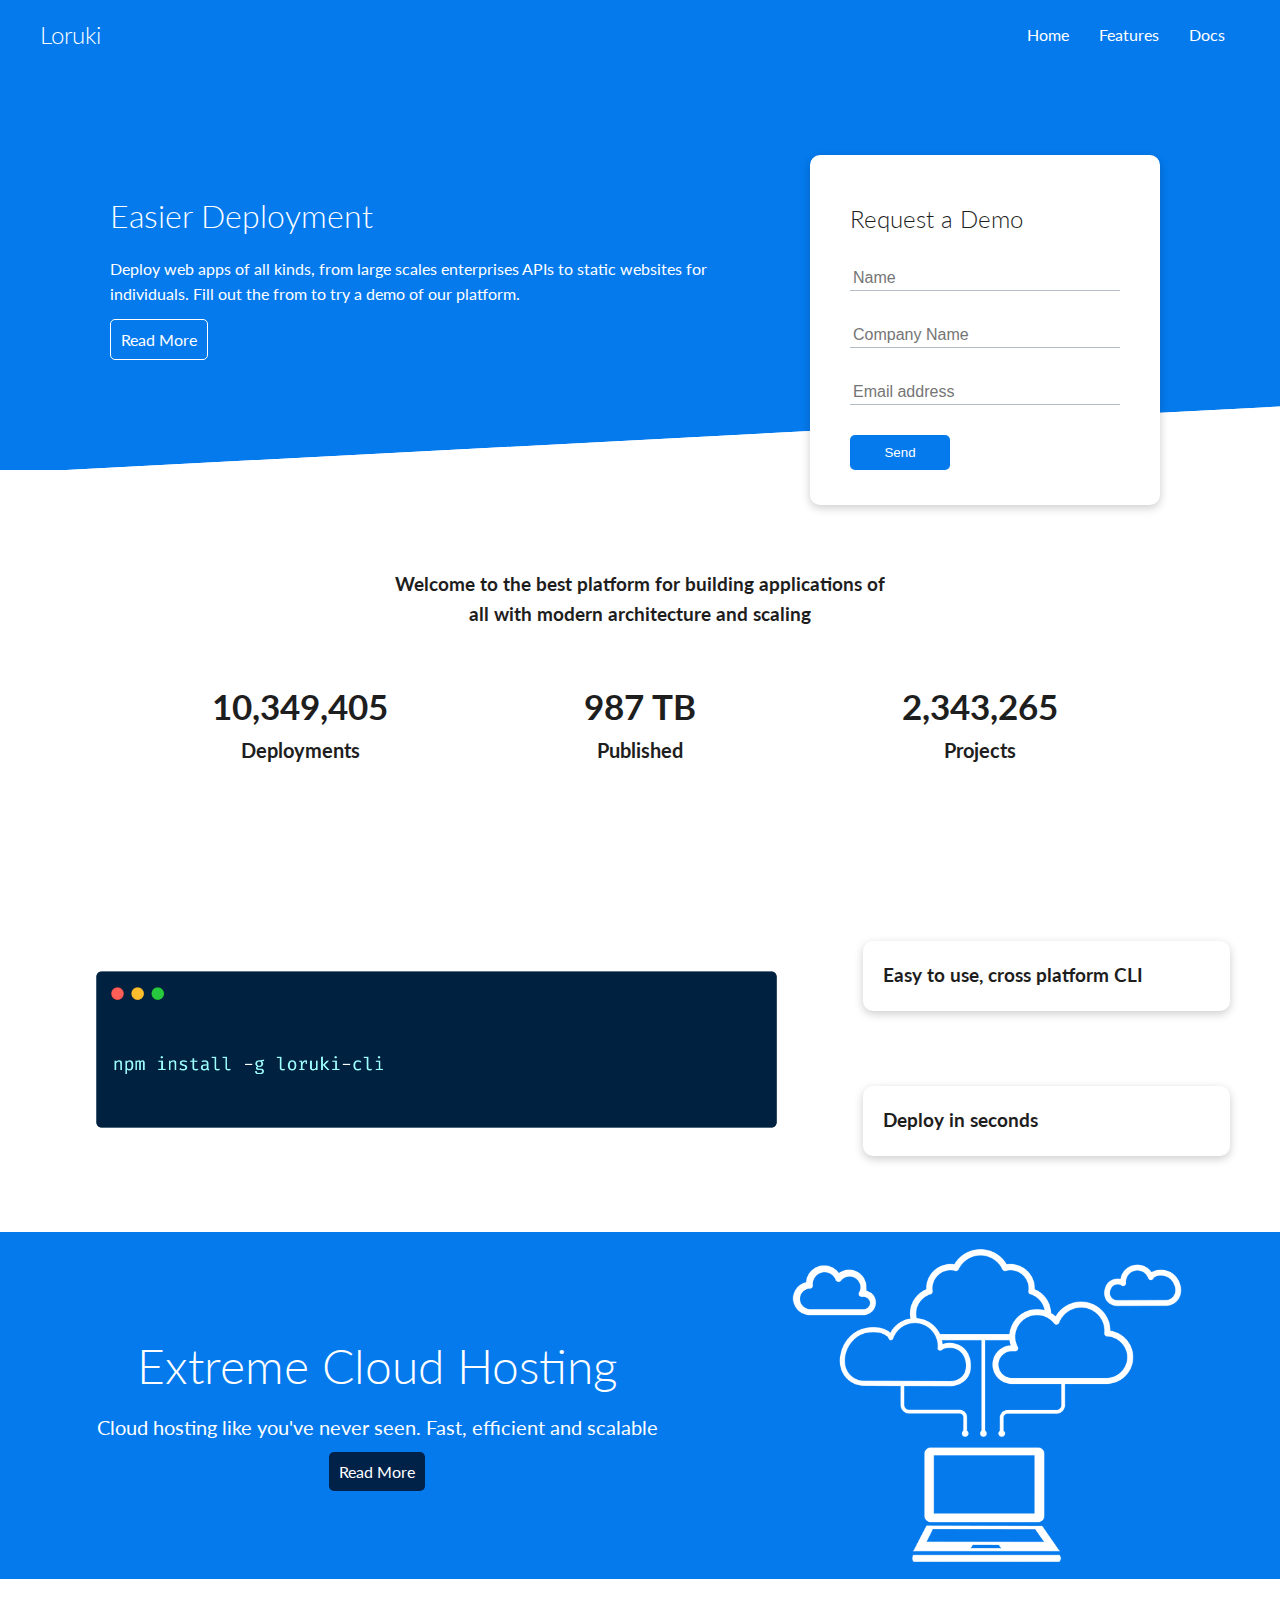
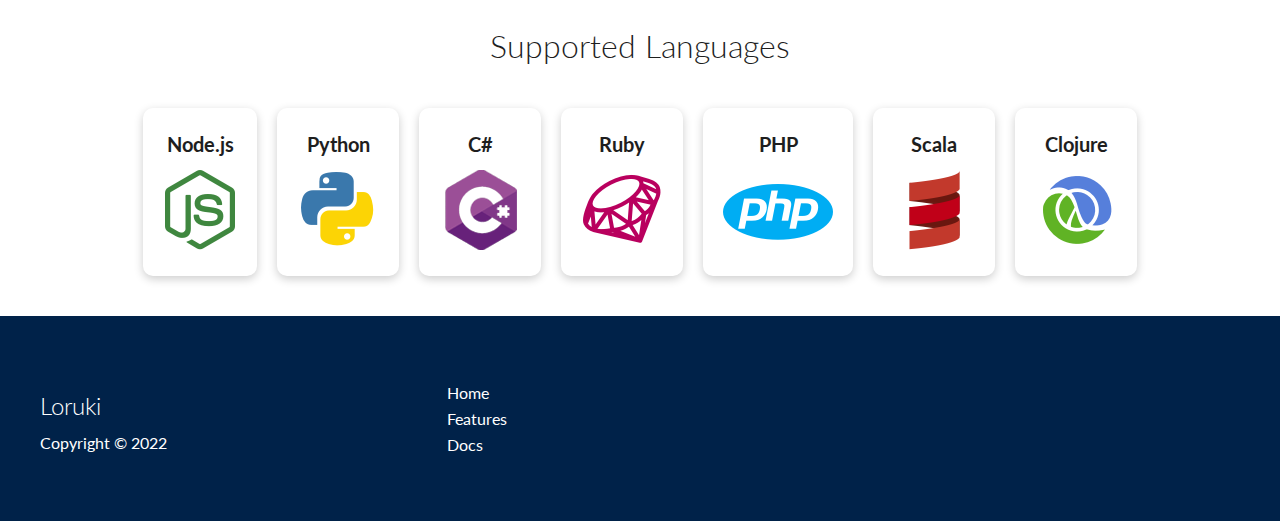
<file: index.html>
<!DOCTYPE html>
<html lang="en">
<head>
    <meta charset="UTF-8">
    <meta name="viewport" content="width=device-width, initial-scale=1.0">
    <title>Loruki - Web Hosting for Everyone</title>
    <link rel="stylesheet" href="https://cdnjs.cloudflare.com/ajax/libs/font-awesome/6.4.0/css/all.min.css"
     integrity="sha512-iecdLmaskl7CVkqkXNQ/ZH/XLlvWZOJyj7Yy7tcenmpD1ypASozpmT/E0iPtmFIB46ZmdtAc9eNBvH0H/ZpiBw==" crossorigin="anonymous" referrerpolicy="no-referrer" />
    <link rel="stylesheet" href="css/style.css">
</head>
<body>
    <div class="navbar">
        <div class="container flex">
            <h2 class="logo">Loruki</h2>
            <div class="nav">
                <ul>
                    <li> <a href="index.html">Home</a></li>
                    <li> <a href="features.html">Features</a></li>
                    <li> <a href="docs.html">Docs</a></li>
                </ul>
            </div>
        </div>
    </div>

    <!-- Hero -->
    <section class="hero">
        <div class="container grid">
            <div class="col-1">
               <h1>Easier Deployment</h1>
               <p>Deploy web apps of all kinds, from
                large scales enterprises APIs to static
                websites for individuals. Fill out the from to try a demo
                of our platform.</p>
                <a href="features.html" class="btn btn-outline">Read More</a>
            </div>
            <div class="col-2-form card">
                <h2>Request a Demo</h2>
                <form>
                    <div class="form-control">
                        <input type="text" name="name"
                          placeholder="Name" required>
                    </div>

                    <div class="form-control">
                        <input type="text" name="Name"
                          placeholder="Company Name" required>
                    </div>

                    <div class="form-control">
                        <input type="email" name="email"
                          placeholder="Email address" required>
                    </div>

                    <input type="submit" value="Send" class="btn btn-primary">
                </form>

            </div>
        </div>
    </section>

    <!-- Stats -->
    <div class="stats">
        <div class="container">
            <h3 class="stats-heading text-center my-1">Welcome to the best 
                platform for building applications of all 
                 with modern architecture and scaling</h3>
            <div class="grid grid-3 text-center my-4">
                <div>
                    <i class="fas fa-server fa-3x"></i>
                    <h3>10,349,405</h3>
                    <p class="text-secondary">Deployments</p>
                </div>
                <div>
                    <i class="fas fa-server fa-3x"></i>
                    <h3>987 TB</h3>
                    <p class="text-secondary">Published</p>
                </div>
                <div>
                    <i class="fas fa-server fa-3x"></i>
                    <h3>2,343,265</h3>
                    <p class="text-secondary">Projects</p>
                </div>
            </div>
        </div>
    </div>
   <!-- Cli -->

<section class="cli">
    <div class="container grid">
        <img src="images/cli.png" alt="">
        <div class="card">
            <h3>Easy to use, cross platform CLI</h3>
        </div>
        <div class="card">
            <h3>Deploy in seconds</h3>
        </div>
    </div>
</section>

<!-- Cloud -->
<section class="cloud bg-primary my-2 py-2">
    <div class="container grid">
        <div class="text-center">
            <h2 class="lg">Extreme Cloud Hosting</h2>
            <p class="lead my-1">Cloud hosting like you've never seen. Fast, efficient and scalable</p>
            <a href="features.html" class="btn btn-dark">Read More</a>
        </div>
        <img src="images/cloud.png" alt="">
    </div>
</section>

<!-- languages -->

<section class="languages">
    <h2 class="md text-center my-2">
        Supported Languages
    </h2>
    <div class="container flex">
        <div class="card">
            <h4>Node.js</h4>
            <img src="images/logos/node.png" alt="">
        </div>
        <div class="card">
            <h4>Python</h4>
            <img src="images/logos/python.png" alt="">
          </div>
          <div class="card">
            <h4>C#</h4>
            <img src="images/logos/csharp.png" alt="">
          </div>
          <div class="card">
            <h4>Ruby</h4>
            <img src="images/logos/ruby.png" alt="">
          </div>
          <div class="card">
            <h4>PHP</h4>
            <img src="images/logos/php.png" alt="">
          </div>
          <div class="card">
            <h4>Scala</h4>
            <img src="images/logos/scala.png" alt="">
          </div>
          <div class="card">
            <h4>Clojure</h4>
            <img src="images/logos/clojure.png" alt="">
          </div>
    </div>
</section>

<!-- footer -->

<section>
    <div class="footer bg-dark py-5">
        <div class="container grid grid-3">
            <div>
                <h2>Loruki</h2>
                <p> Copyright &copy; 2022</p>
            </div>

            <nav>
                <ul>
                    <li>
                        <a href="index.html">Home</a>
                        <a href="features.html">Features</a>
                        <a href="Docs.html">Docs</a>
                    </li>
                </ul>
            </nav>

            <div class="social">
                <a href="#"><i class="fab fa-github fa-2x"></i></a>
                <a href="#"><i class="fab fa-facebook fa-2x"></i></a>
                <a href="#"><i class="fab fa-instagram fa-2x"></i></a>
                <a href="#"><i class="fab fa-twitter fa-2x"></i></a>
            </div>
        </div>

    </div>
</section>
</body>
</html>
</file>
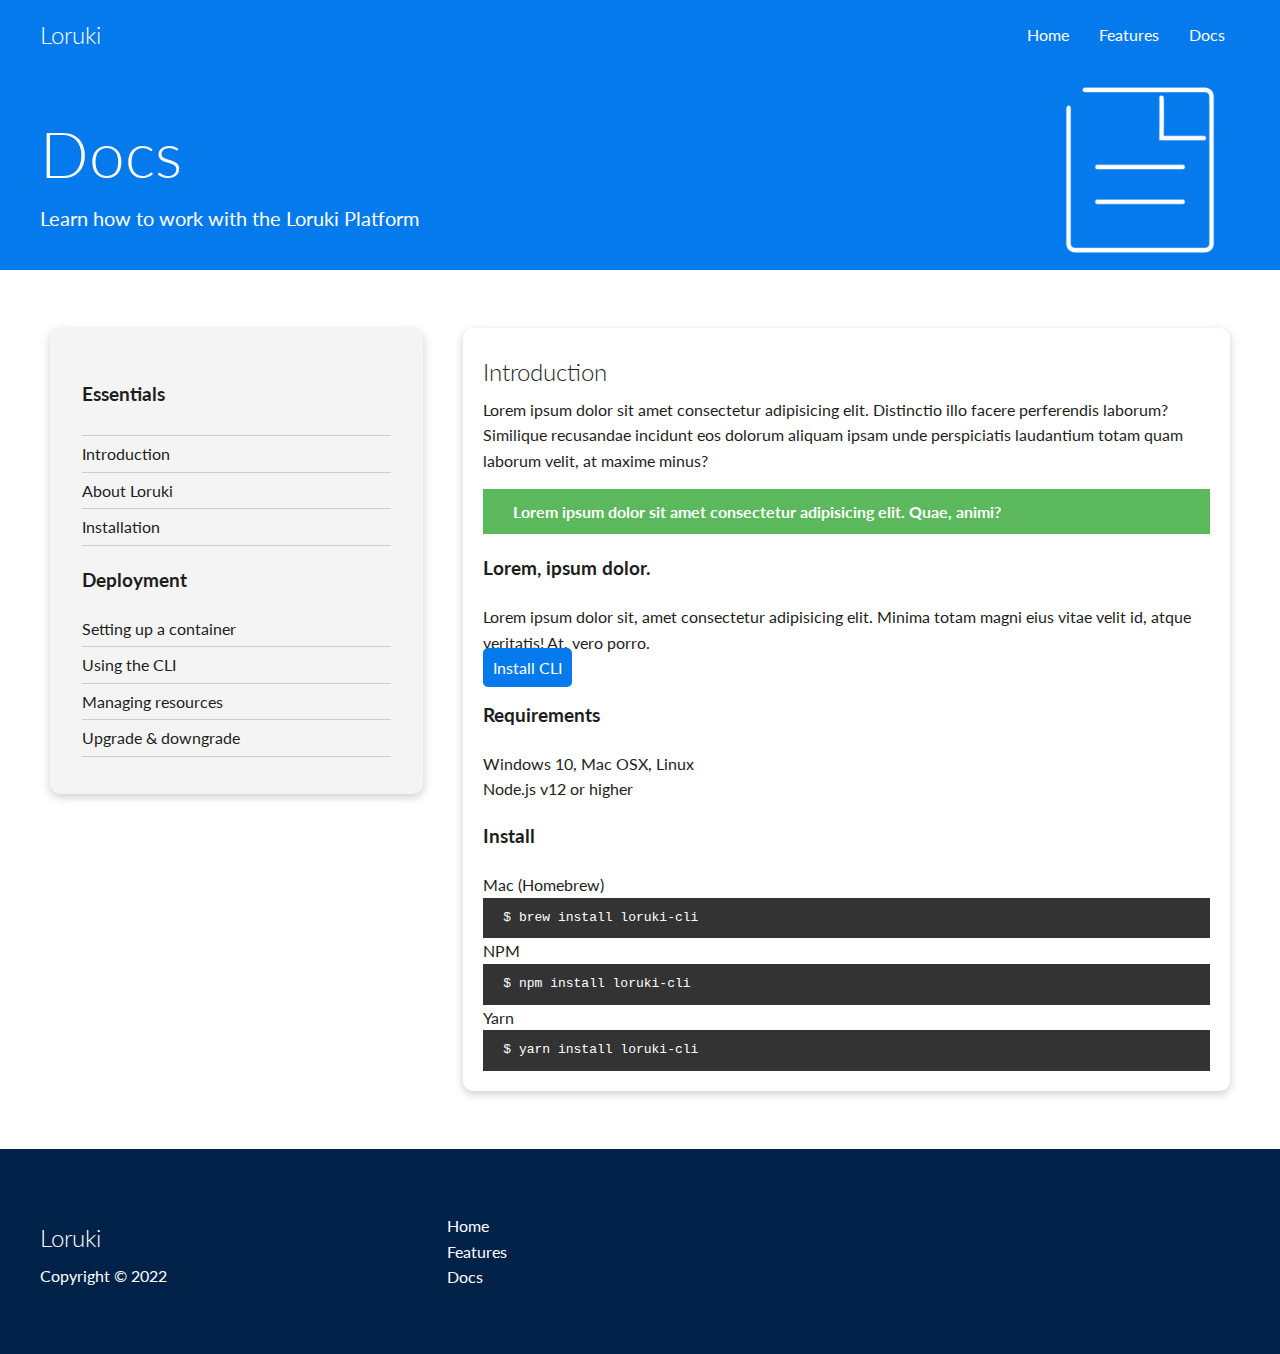
<file: docs.html>
<!DOCTYPE html>
<html lang="en">
<head>
    <meta charset="UTF-8">
    <meta name="viewport" content="width=device-width, initial-scale=1.0">
    <title>Loruki - Web Hosting for Everyone</title>
    <link rel="stylesheet" href="https://cdnjs.cloudflare.com/ajax/libs/font-awesome/6.4.0/css/all.min.css"
     integrity="sha512-iecdLmaskl7CVkqkXNQ/ZH/XLlvWZOJyj7Yy7tcenmpD1ypASozpmT/E0iPtmFIB46ZmdtAc9eNBvH0H/ZpiBw==" crossorigin="anonymous" referrerpolicy="no-referrer" />
    <link rel="stylesheet" href="css/style.css">
</head>
<body>
    <div class="navbar">
        <div class="container flex">
            <h2 class="logo">Loruki</h2>
            <div class="nav">
                <ul>
                    <li> <a href="index.html">Home</a></li>
                    <li> <a href="features.html">Features</a></li>
                    <li> <a href="docs.html">Docs</a></li>
                </ul>
            </div>
        </div>
    </div>

<!-- head feature -->

<section class="docs-head bg-primary">
    <div class="container grid">
        <div>
           <h1 class="xl">Docs</h1>
           <p class="lead">
            Learn how to work with the Loruki Platform 
           </p>
        </div>

        <img src="images/docs.png" alt="">
    </div>
</section>

<!-- docs main -->

<section class="docs-main my-4">
    <div class="container grid">
        <div class="card bg-light p-3">
            <h3 class="my-2">Essentials</h3>
            
        <nav>
            <ul>
                <li>
                    <li><a class="text-primary" href="#">Introduction</a></li>
                    <li><a href="#">About Loruki</a></li>
                    <li><a href="#">Installation</a></li>
                </li>

            </ul>
        </nav>

        <h3 class="my-2">Deployment</h3>
        <nav>
            <ul>
                <li><a href="#">Setting up a container</a></li>
                    <li><a href="#">Using the CLI</a></li>
                    <li><a href="#">Managing resources</a></li>
                    <li><a href="#">Upgrade & downgrade</a></li>
            </ul>
        </nav>
        </div>
        <div class="card">
                <h2>Introduction</h2>
                <p>Lorem ipsum dolor sit amet consectetur adipisicing elit. Distinctio illo facere perferendis laborum? Similique recusandae incidunt eos dolorum aliquam ipsam unde perspiciatis laudantium totam quam laborum velit, at maxime minus?</p>

                <div class="alert alert-success">
                    <i class="fas fa-info"></i> Lorem ipsum dolor sit amet consectetur adipisicing elit. Quae, animi?
                </div>

                <h3>Lorem, ipsum dolor.</h3>
                <p>Lorem ipsum dolor sit, amet consectetur adipisicing elit. Minima totam magni eius vitae velit id, atque veritatis! At, vero porro.</p>
                <a href="#" class="btn btn-primary">Install CLI</a>

                <h3>Requirements</h3>
                <ul>
                    <li>Windows 10, Mac OSX, Linux</li>
                    <li>Node.js v12 or higher</li>
                </ul>

                <h3>Install</h3>
                <p>Mac (Homebrew)</p>
                <pre><code>$ brew install loruki-cli</code></pre>
                <p>NPM</p>
                <pre><code>$ npm install loruki-cli</code></pre>
                <p>Yarn</p>
                <pre><code>$ yarn install loruki-cli</code></pre>

            </div>
        </div>
    </div>
</section>


<!-- footer -->

<section>
    <div class="footer bg-dark py-5">
        <div class="container grid grid-3">
            <div>
                <h2>Loruki</h2>
                <p> Copyright &copy; 2022</p>
            </div>

            <nav>
                <ul>
                    <li>
                        <a href="index.html">Home</a>
                        <a href="features.html">Features</a>
                        <a href="Docs.html">Docs</a>
                    </li>
                </ul>
            </nav>

            <div class="social">
                <a href="#"><i class="fab fa-github fa-2x"></i></a>
                <a href="#"><i class="fab fa-facebook fa-2x"></i></a>
                <a href="#"><i class="fab fa-instagram fa-2x"></i></a>
                <a href="#"><i class="fab fa-twitter fa-2x"></i></a>
            </div>
        </div>

    </div>
</section>
</body>
</html>
</file>
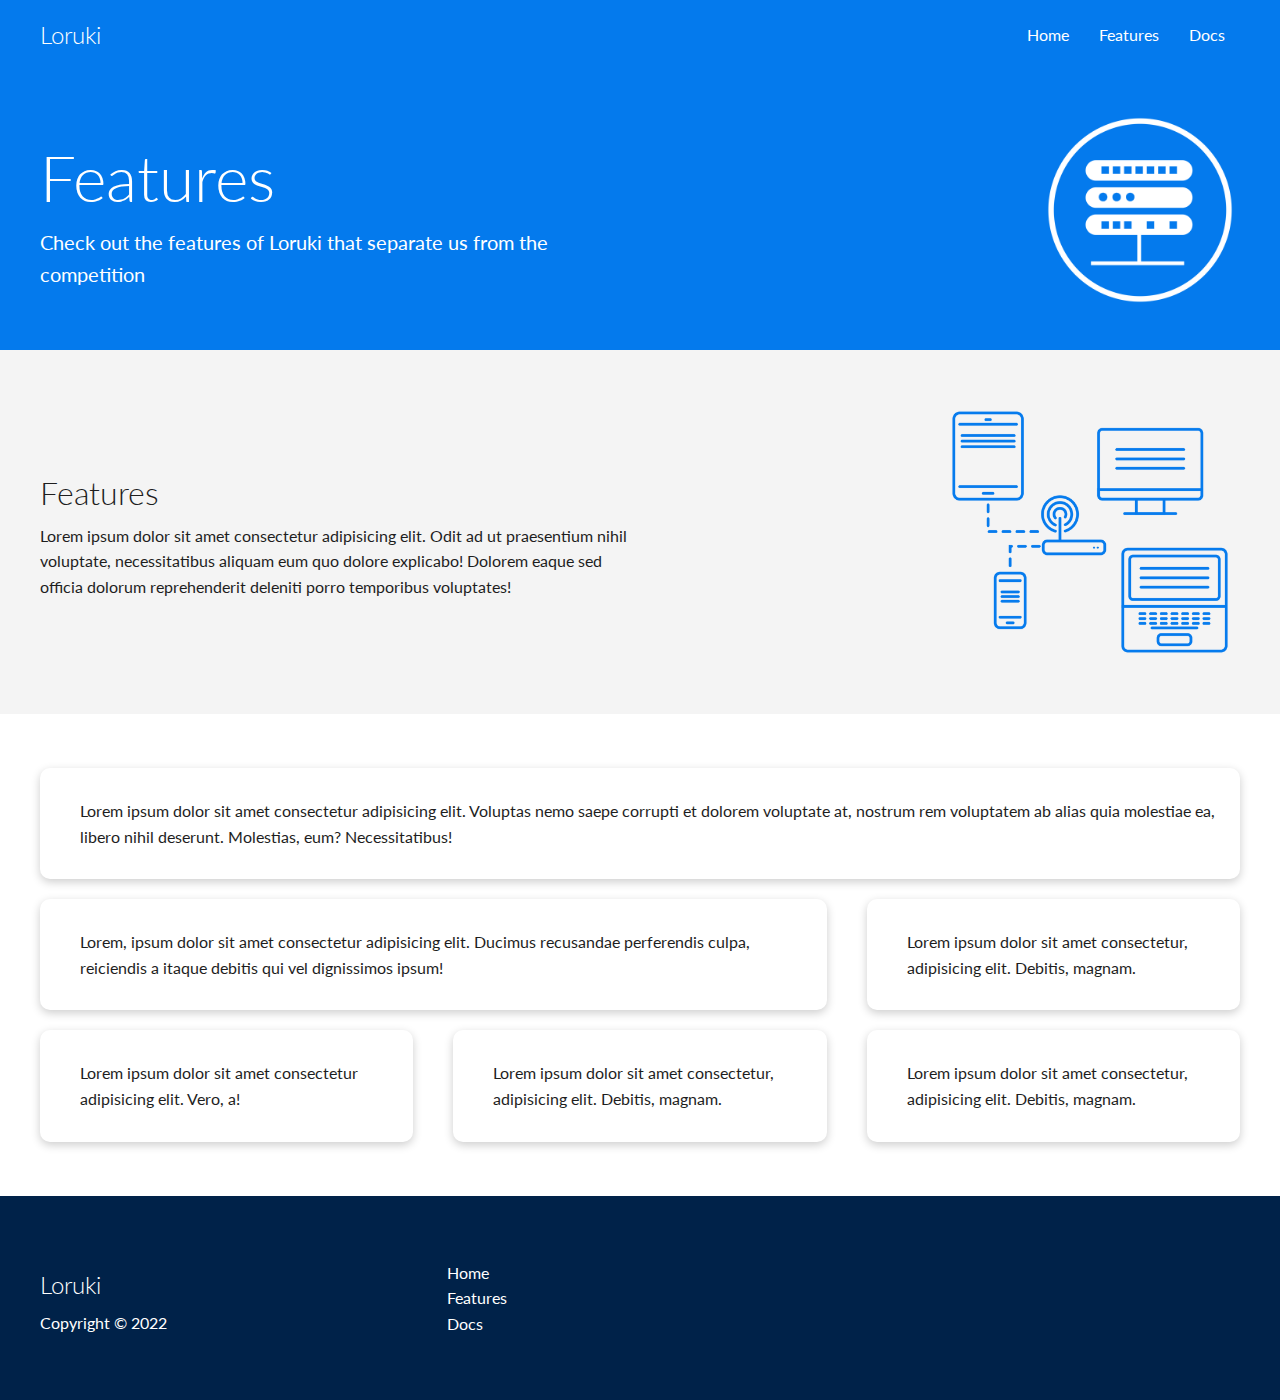
<file: features.html>
<!DOCTYPE html>
<html lang="en">
<head>
    <meta charset="UTF-8">
    <meta name="viewport" content="width=device-width, initial-scale=1.0">
    <title>Loruki - Web Hosting for Everyone</title>
    <link rel="stylesheet" href="https://cdnjs.cloudflare.com/ajax/libs/font-awesome/6.4.0/css/all.min.css"
     integrity="sha512-iecdLmaskl7CVkqkXNQ/ZH/XLlvWZOJyj7Yy7tcenmpD1ypASozpmT/E0iPtmFIB46ZmdtAc9eNBvH0H/ZpiBw==" crossorigin="anonymous" referrerpolicy="no-referrer" />
    <link rel="stylesheet" href="css/style.css">
</head>
<body>
    <div class="navbar">
        <div class="container flex">
            <h2 class="logo">Loruki</h2>
            <div class="nav">
                <ul>
                    <li> <a href="index.html">Home</a></li>
                    <li> <a href="features.html">Features</a></li>
                    <li> <a href="docs.html">Docs</a></li>
                </ul>
            </div>
        </div>
    </div>

<!-- head feature -->

<section class="features-head bg-primary">
    <div class="container grid">
        <div>
           <h1 class="xl">Features</h1>
           <p class="lead">
            Check out the features of Loruki that separate us from the
            competition 
           </p>
        </div>

        <img src="images/server.png" alt="">
    </div>
</section>

<!-- sub-feature -->

<section class="features-sub-head bg-light py-3">
       <div class="container grid">
        <div>
            <h1 class="md">Features</h1>
            <p>
             Lorem ipsum dolor sit amet consectetur adipisicing elit. Odit ad ut praesentium nihil voluptate, necessitatibus aliquam eum quo dolore explicabo! Dolorem eaque sed officia dolorum reprehenderit deleniti porro temporibus voluptates!
            </p>
         </div>
 
         <img src="images/server2.png" alt="">
       </div>
</section>


<section class="features-main my-2">
    <div class="container grid grid-3">
        <div class="card flex">
            <i class="fas fa-server fa-3x"></i>
            <p>Lorem ipsum dolor sit amet consectetur adipisicing elit. Voluptas nemo saepe corrupti et dolorem voluptate at, nostrum rem voluptatem ab alias quia molestiae ea, libero nihil deserunt. Molestias, eum? Necessitatibus!</p>
        </div>
        <div class="card flex">
            <i class="fas fa-network-wired fa-3x"></i>
            <p>
                Lorem, ipsum dolor sit amet consectetur adipisicing elit. Ducimus
                recusandae perferendis culpa, reiciendis a itaque debitis qui vel
                dignissimos ipsum!
            </p>
        </div>
        <div class="card flex">
            <i class="fas fa-laptop-code fa-3x"></i>
            <p>
                Lorem ipsum dolor sit amet consectetur, adipisicing elit. Debitis,
                magnam.
            </p>
        </div>
        <div class="card flex">
            <i class="fas fa-database fa-3x"></i>
            <p>
                Lorem ipsum dolor sit amet consectetur adipisicing elit. Vero, a!
            </p>
        </div>
        <div class="card flex">
            <i class="fas fa-power-off fa-3x"></i>
            <p>
                Lorem ipsum dolor sit amet consectetur, adipisicing elit. Debitis,
                magnam.
            </p>
        </div>
        <div class="card flex">
            <i class="fas fa-upload fa-3x"></i>
            <p>
                Lorem ipsum dolor sit amet consectetur, adipisicing elit. Debitis,
                magnam.
            </p>
        </div>
    </div>

</section>
<!-- footer -->

<section>
    <div class="footer bg-dark py-5">
        <div class="container grid grid-3">
            <div>
                <h2>Loruki</h2>
                <p> Copyright &copy; 2022</p>
            </div>

            <nav>
                <ul>
                    <li>
                        <a href="index.html">Home</a>
                        <a href="features.html">Features</a>
                        <a href="Docs.html">Docs</a>
                    </li>
                </ul>
            </nav>

            <div class="social">
                <a href="#"><i class="fab fa-github fa-2x"></i></a>
                <a href="#"><i class="fab fa-facebook fa-2x"></i></a>
                <a href="#"><i class="fab fa-instagram fa-2x"></i></a>
                <a href="#"><i class="fab fa-twitter fa-2x"></i></a>
            </div>
        </div>

    </div>
</section>
</body>
</html>
</file>
<file: css/style.css>
@import url('https://fonts.googleapis.com/css2?family=Lato:wght@300&display=swap'); 


:root{
    --primary-color: #047aed;
    --secondary-color: #1c3fa8;
    --dark-color: #002249;
    --light-color: #f4f4f4;
    --success-color: #5cb85c;
    --red-color: #d9534f;
}
/* Base styles*/
*{
    box-sizing: border-box;
    padding: 0;
    margin: 0;
}

body{
    font-family: 'lato';
    color: #1e1e1e;
    line-height: 1.6;
}

ul{
    list-style-type: none;
}

a{
    text-decoration: none;
    
}

h1, h2{
    font-weight: 300;
    line-height: 1.2;
    margin: 10px 0;
}

img{
    width: 100%;
}
/* end of base style */

.navbar{
    background: var(--primary-color);
    color: white;
    height: 70px;
}

.navbar .flex{
    justify-content: space-between;
}

.navbar ul{
    display: flex;
}

.navbar a{
    color: #fff;
    padding: 10px;
    margin: 0 5px;
}

.navbar a:hover{
    color: #9fb2c5;
}

.container{
    max-width: 100%;
    margin: 0 auto; 
    overflow: auto;
    padding: 0 40px;
}
/* Hero Section*/

.card{
    background: #fff;
    color: #1e1e1e;
    border-radius: 10px;
    box-shadow: 0 3px 10px rgba(0, 0, 0, 0.2);
    padding: 20px;
    margin: 10px;
}

.hero p{
    margin: 20px 0;
}

.hero .grid{
    overflow: visible;
    grid-template-columns: 55% auto;
    gap: 30px;
}

.col-1{
    animation: Slideleft 1s ease-in;
}

.col-2-form{
    position: relative;
    top: 60px;
    height: 350px;
    width: 350px;
    padding: 40px;
    z-index: 100;
    justify-self: flex-end;
    animation: SlideRight 1s ease-in;
    

}

.col-2-form .form-control{
    margin: 30px 0;
}

.col-2-form input[type='email'],
.col-2-form input[type='text'] {
  border: 0;
  border-bottom: 1px solid #b4becb;
  width: 100%;
  padding: 3px;
  font-size: 16px;
}

.col-2-form input:focus{
    outline: none;
}

.btn{
     background: var(--primary-color);
     padding: 10px;
     border: 0;
     width: 100px;
     border-radius: 5px;
     color: #fff;
     cursor: pointer;
     transition: transform 0.2s ease-in;
}

.btn-outline{
    border: 1px solid #fff;
    background-color: transparent;
}

.btn:hover{
    transform: scale(0.98);

}

/* background and colored buttons */

.bg-light{
    background: var(--light-color);
    color: 1e1e1e;
}

.bg-primary .grid{
    background: var(--primary-color);
    color: #fff;
}
.btn-dark{
    background: var(--dark-color);
}
 .bg-dark{
    background: var(--dark-color);
    color: #fff;
 }

 .bg-dark a{
    color: #fff;
 }

.footer ul li a{
    display: block;
}

.hero::before,
.hero::after{
    content: '';
    position: absolute;
    bottom: -70px;
    right: 0;
    left: 0;
    height: 100px;
    background: #fff;
    transform: skewY(-3deg);
   
}
.hero{
    height: 400px;
    background: var(--primary-color);
    color: #fff;
    position: relative;
}

/* text sizes */

.lead{
    font-size: 20px;
}

.lg{
    font-size: 3rem;
}

.md{
    font-size: 2rem;
}

.xl{
    font-size: 4rem;
}

/* Stats*/

.stats{
    padding: 100px;
    animation: SlideBottom 1s ease-in;
}
.text-center{
    text-align: center;
}

.stats .grid-3 h3{
    font-size: 35px;
}

.stats .grid p{
    font-size: 20px;
    font-weight: bold;
}

.flex{
    display: flex; 
    justify-content: center;
    align-items: center;
    height: 100%;
}

.grid{
    display: grid;
    grid-template-columns: repeat(2, 1fr);
    gap: 20px;
    justify-content: center;
    align-items: center;
    height: 100%;
}

.grid-3{
    grid-template-columns: repeat(3, 1fr);
}


/* Margins */
.my-1{
    margin: 1rem 0;
}

.my-2{
    margin: 1.5rem 0;
}

.my-3{
    margin: 2rem 0;
}

.my-4{
    margin: 3rem 0;
}

.my-5{
    margin: 4rem 0;
}

.m-1{
    margin: 1rem ;
}

.m-2{
    margin: 1.5rem ;
}

.m-3{
    margin: 2rem ;
}

.m-4{
    margin: 3rem ;
}

.m-5{
    margin: 4rem ;
}

/* padding */

.py-1{
    padding: 1rem 0;
}

.py-2{
    padding: 1.5rem 0;
}

.py-3{
    padding: 2rem 0;
}

.py-4{
    padding: 3rem 0;
}

.py-5{
    padding: 4rem 0;
}

.p-1{
    padding: 1rem ;
}

.p-2{
    padding: 1.5rem ;
}

.p-3{
    padding: 2rem ;
}

.p-4{
    padding: 3rem ;
}

.p-5{
    padding: 4rem ;
}

.stats-heading{
    max-width: 500px;
    margin: auto;
}

/* Cli */

.cli .grid{
    grid-template-columns: repeat(3, 1fr);
    grid-template-rows: repeat(2, 1fr);
}

.cli .grid > *:first-child {
    grid-column: 1 / span 2;
    grid-row: 1 / span 2;
  }

  /* cloud */

  .cloud .grid{
    grid-template-columns: 4fr 3fr;
}  

.languages .card{
    text-align: center;
    margin: 18px 10px 40px ;
    transition: transform 0.2s ease-in;
}

.languages .flex{
    flex-wrap: wrap;
}

.languages .card h4{
    font-size: 20px;
    margin-bottom: 10px;
}

.languages .card:hover{
    transform: translateY(-15px);
}

/* Features */

.features-head img, .docs-head img {
    width: 200px;
    justify-self: flex-end;

}
.features-head .grid{
    padding: 40px;
}

/* features subhead */

.features-sub-head img{
    width: 300px;
    justify-self: flex-end;
}

.alert{
    background: var(--light-color);
    padding: 10px 20px;
    font-weight: bold;
    margin: 15px 0;
}
 .alert i{
    margin-right: 10px;
 }

/* Docs */

.docs-main h3{
    margin: 20px 0;
}

.alert-success{
    background: var(--success-color);
    color: #fff;
}

.docs-main .grid{
    grid-template-columns: 1fr 2fr;
    align-items: flex-start;
}

.docs-main nav ul li{
    font-size: 16px;
    padding-bottom: 5px ;
    margin-bottom: 5px;
    border-bottom: 1px solid #ccc;
}

.docs-main .card .bg-light{
    padding-left: 10px;
}

.docs-main a:hover{
    font-weight: bold;
    color: #1e1e1e;
}
.docs-main nav li a{
    color: #1e1e1e;
}

 /* footer */

 .footer .social a{
    margin: 0 10px;
 }

 .features-main .card > i{
    margin: 10px;
 }

.features-main .grid{
    padding: 30px;
}

.features-main .grid > *:first-child {
      grid-column: 1/ span 3;
}

.features-main .grid > *:nth-child(2) {
    grid-column: 1/ span 2;
}

code, pre{
    background: #333;
    color: #FFF;
    padding: 10px;
}

/* tablets and under */

@media screen and (max-width: 768px){
    .grid,
    .hero .grid,
    .stats .grid,
    .cli .grid,
    .cloud .grid,
    .features-main .grid,
    .docs-main .grid {
        grid-template-columns: 1fr;
        grid-template-rows: 1fr;
    }

    .hero{
        height: auto;
    }

    .hero .col-1{
        text-align: center;
        margin-top: 40px;
    }

    .col-2-form{
        justify-self: center;
        margin: auto;
    }

    .hero .col-1 p{
        padding: 20px;
    }

    .cli .grid > *:first-child {
        grid-column: 1 ;
        grid-row: 1;
      }

    .features-head,
    .features-sub-head,
    .docs-head{
        text-align: center;
    }

    .features-head img,
    .features-sub-head img,
    .docs-head img{
        justify-self: center;
    }
    
    .features-main .grid > *:first-child,
    .features-main .grid > *:nth-child(2){
        grid-column: 1;
    }

}
/* mobile */
@media screen and (max-width: 500px) {
    .navbar{
        height: 110px;
    }

    .navbar .flex{
        flex-direction: column;
    }
    
    .navbar ul{
        padding: 10px;
        background: rgba(00, 00, 00, 0.1);
        border-radius: 10px;
    }


}

   /* animations */
    
   @keyframes Slideleft {

    0%{ transform: translateX(-100%);}
    100%{ transform: translateX(0);}
}
 

@keyframes SlideRight {
    0%{ transform: translateX(100%);}
    100%{ transform: translateX(0);}
}

@keyframes SlideUp {
    0%{ transform: translateY(-100%);}
    100%{ transform: translateX(0);}
}
 

@keyframes SlideBottom{
    0%{ transform: translateY(100%);}
    100%{ transform: translateX(0);}
}
</file>
